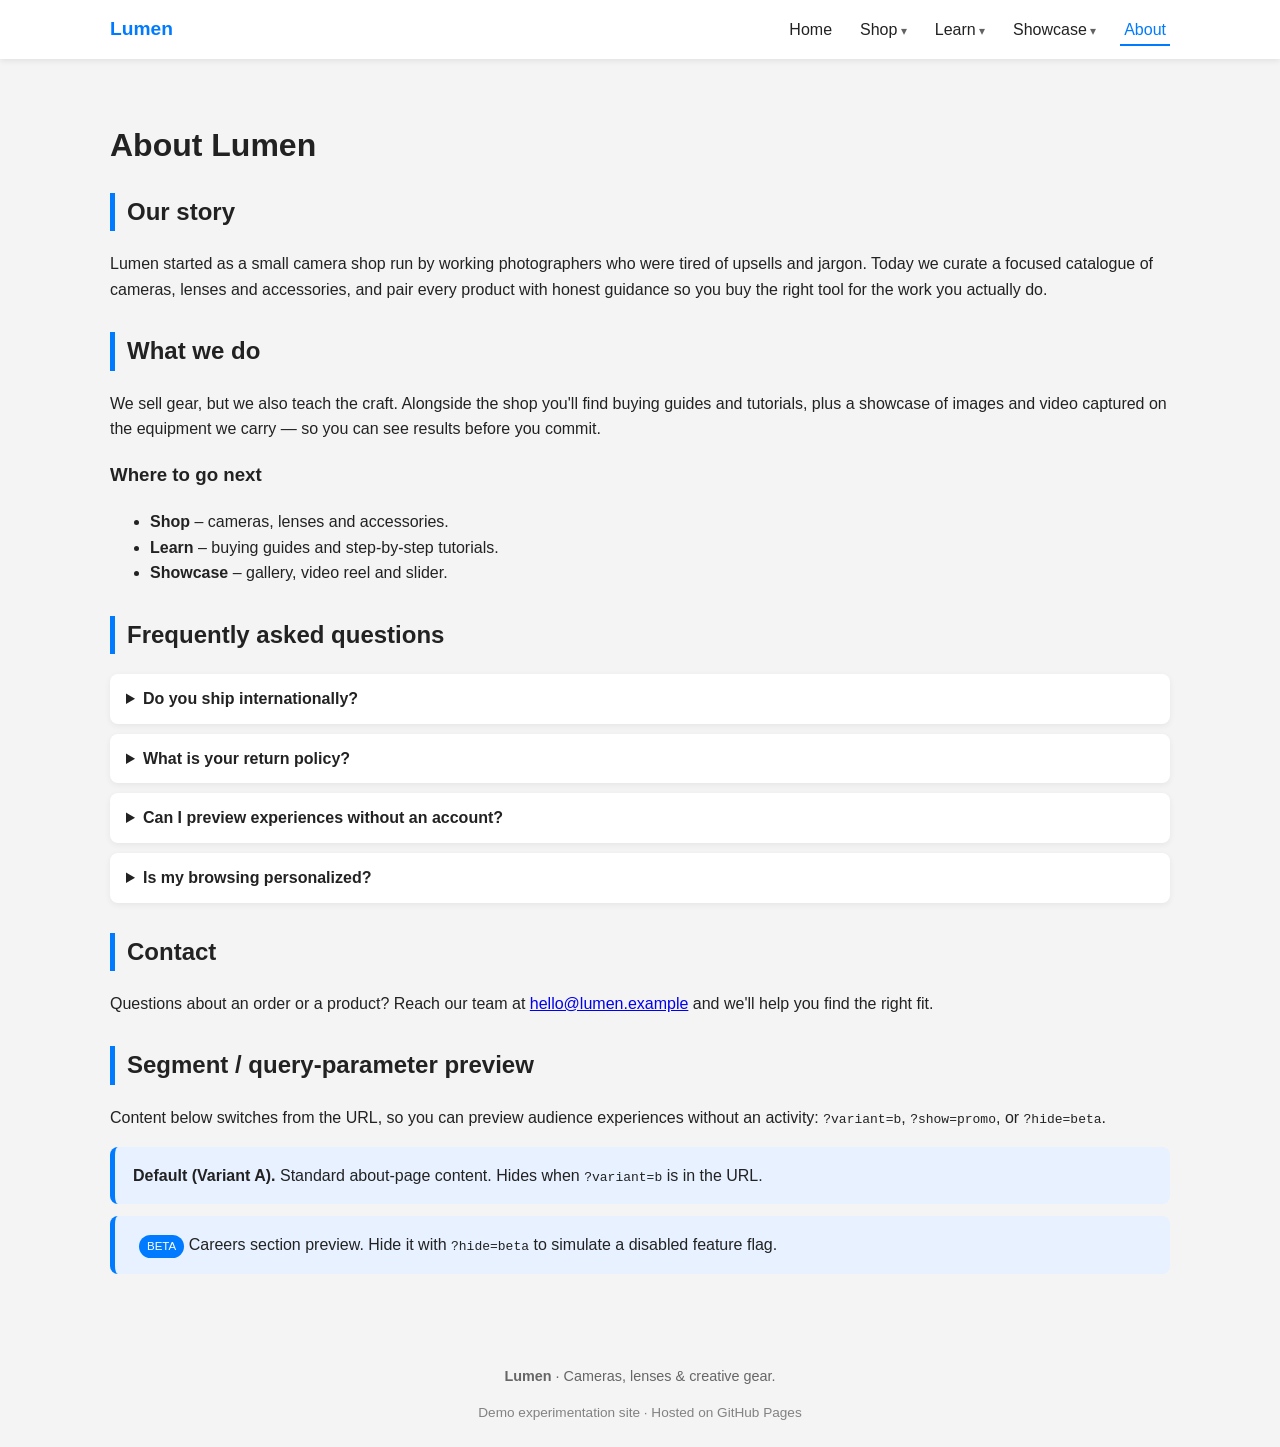
<file: about.html>
<!DOCTYPE html>
<html lang="en">
<head>
  <meta charset="UTF-8">
  <meta name="viewport" content="width=device-width, initial-scale=1.0">
  <title>Lumen | About</title>

  <!-- Adobe Target: pre-hiding snippet (prevents content flicker). Must load before at.js. -->
  <script>
    ;(function (win, doc, style, timeout) {
      var STYLE_ID = 'at-body-style';
      function getParent() { return doc.getElementsByTagName('head')[0]; }
      function addStyle(parent, id, def) {
        if (!parent) { return; }
        var s = doc.createElement('style');
        s.id = id; s.innerHTML = def; parent.appendChild(s);
      }
      function removeStyle(parent, id) {
        if (!parent) { return; }
        var s = doc.getElementById(id);
        if (!s) { return; }
        parent.removeChild(s);
      }
      addStyle(getParent(), STYLE_ID, style);
      setTimeout(function () { removeStyle(getParent(), STYLE_ID); }, timeout);
    }(window, document, 'body {opacity: 0 !important}', 3000));
  </script>

  <!-- Adobe Target: settings (Target-only, no Analytics). Must load before at.js. -->
  <script src="js/target-settings.js"></script>

  <!-- Adobe Target: page-level params (property token). Must load before at.js. -->
  <script src="js/target-params.js"></script>

  <!-- Adobe Target: at.js 2.x (self-hosted). Download from Target UI and place at js/at.js -->
  <script src="js/at.js"></script>

  <link rel="stylesheet" href="css/style.css">
</head>
<body data-nav-root="" data-nav-active="about">

  <!-- Experimentation: promo banner (reveal with ?show=promo) -->
  <div class="promo-banner exp-hidden" data-toggle="promo">
    🎉 Free next-day shipping this week — code <strong>LUMEN24</strong> at checkout.
    <button class="btn btn-sm" data-track-mbox="promo-click">Shop the sale</button>
  </div>

  <main class="container">
    <h1>About Lumen</h1>

    <h2 class="section-title">Our story</h2>
    <p>
      Lumen started as a small camera shop run by working photographers who were
      tired of upsells and jargon. Today we curate a focused catalogue of cameras,
      lenses and accessories, and pair every product with honest guidance so you
      buy the right tool for the work you actually do.
    </p>

    <h2 class="section-title" style="margin-top:30px;">What we do</h2>
    <p>
      We sell gear, but we also teach the craft. Alongside the shop you'll find
      buying guides and tutorials, plus a showcase of images and video captured on
      the equipment we carry — so you can see results before you commit.
    </p>

    <h3>Where to go next</h3>
    <ul>
      <li><strong>Shop</strong> &ndash; cameras, lenses and accessories.</li>
      <li><strong>Learn</strong> &ndash; buying guides and step-by-step tutorials.</li>
      <li><strong>Showcase</strong> &ndash; gallery, video reel and slider.</li>
    </ul>

    <h2 class="section-title" style="margin-top:30px;">Frequently asked questions</h2>
    <div class="faq">
      <details><summary>Do you ship internationally?</summary><p>Yes. Standard and expedited shipping are available to most countries at checkout.</p></details>
      <details><summary>What is your return policy?</summary><p>Unopened gear can be returned within 30 days for a full refund.</p></details>
      <details><summary>Can I preview experiences without an account?</summary><p>Yes. Append URL parameters such as <code>?variant=b</code>, <code>?show=promo</code>, or <code>?hide=beta</code>.</p></details>
      <details><summary>Is my browsing personalized?</summary><p>Adobe Target's at.js requests offers for the mbox regions on each page and applies them. No Adobe Analytics is loaded.</p></details>
    </div>

    <h2 class="section-title" style="margin-top:30px;">Contact</h2>
    <p>
      Questions about an order or a product? Reach our team at
      <a href="mailto:hello@lumen.example">hello@lumen.example</a> and we'll help you
      find the right fit.
    </p>

    <h2 class="section-title" style="margin-top:30px;">Segment / query-parameter preview</h2>
    <p>
      Content below switches from the URL, so you can preview audience experiences
      without an activity: <code>?variant=b</code>, <code>?show=promo</code>, or <code>?hide=beta</code>.
    </p>
    <div class="notice" data-hide-if="variant=b">
      <strong>Default (Variant A).</strong> Standard about-page content. Hides when
      <code>?variant=b</code> is in the URL.
    </div>
    <div class="notice notice-alt exp-hidden" data-show-if="variant=b">
      <strong>Variant B.</strong> Alternate story for a test audience — appears only
      with <code>?variant=b</code>.
    </div>
    <div class="notice" data-toggle="beta">
      <span class="badge">BETA</span> Careers section preview. Hide it with
      <code>?hide=beta</code> to simulate a disabled feature flag.
    </div>
  </main>

  <footer class="footer">
    <div class="foot-inner">
      <p><strong>Lumen</strong> &middot; Cameras, lenses &amp; creative gear.</p>
      <p class="muted">Demo experimentation site &middot; Hosted on GitHub Pages</p>
    </div>
  </footer>

  <script src="js/nav.js"></script>
  <script src="js/main.js"></script>
  <script src="js/mboxes.js"></script>
  <script src="js/params.js"></script>
</body>
</html>
</file>
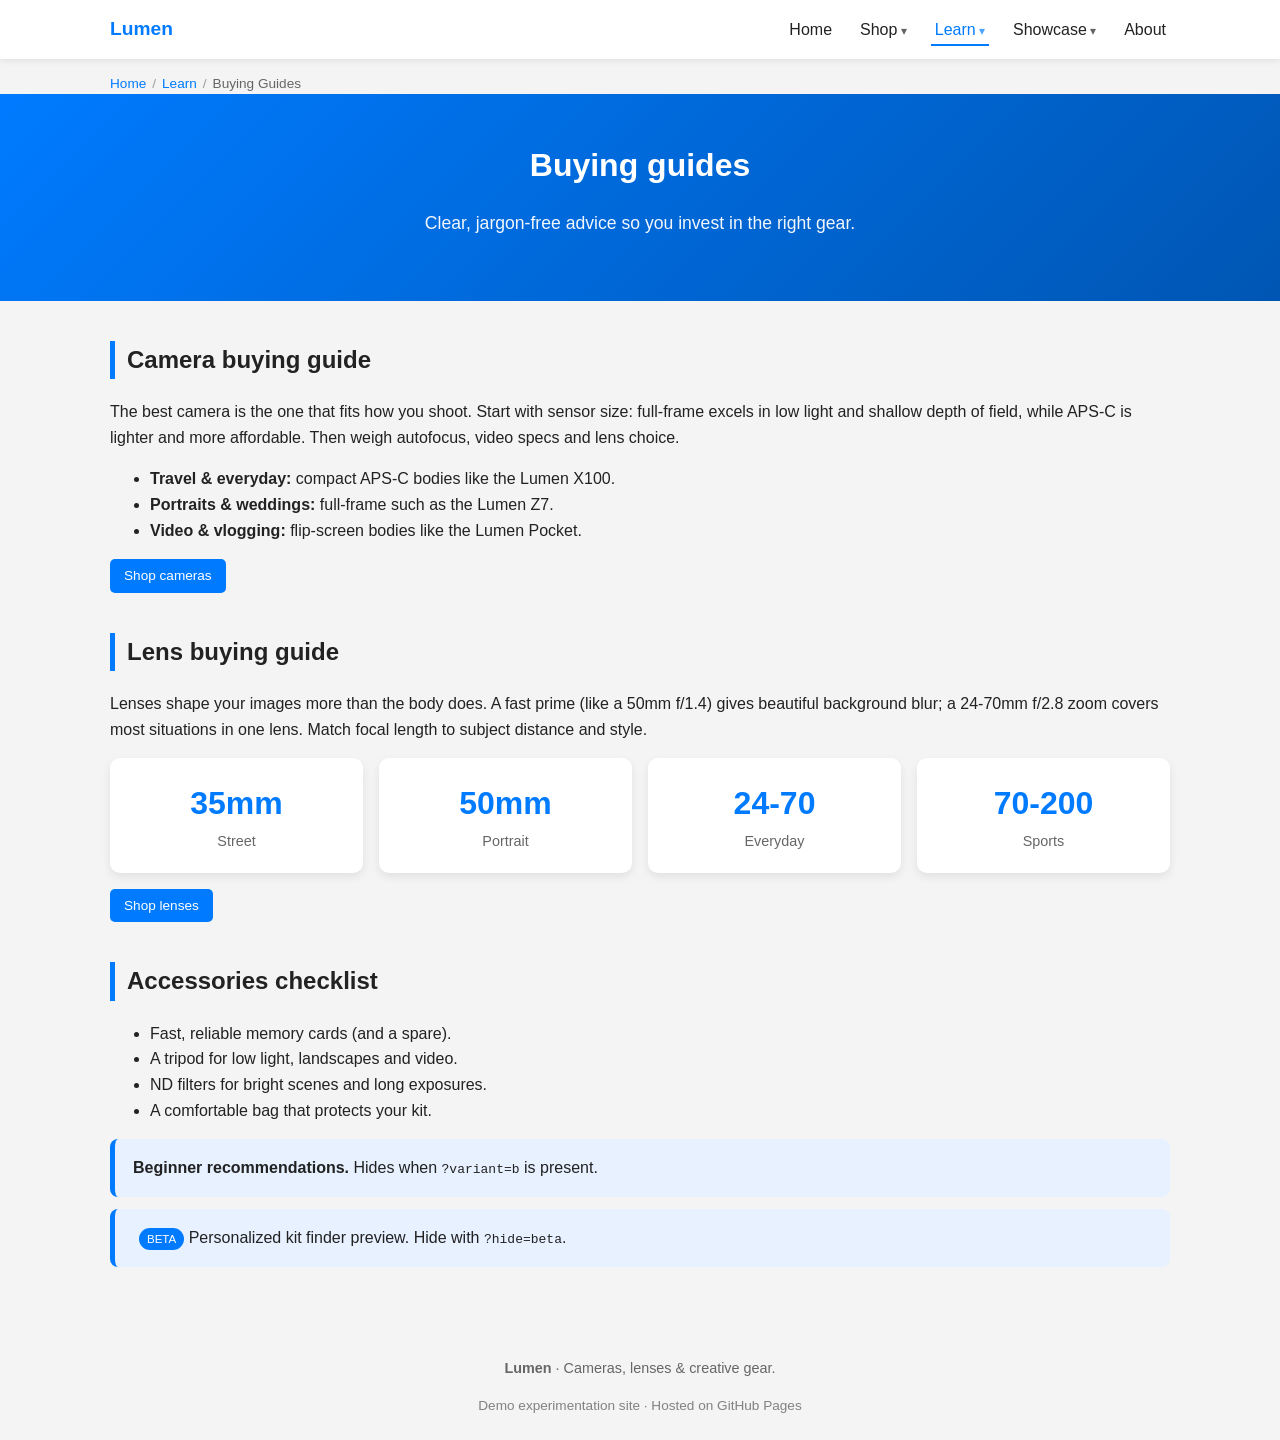
<file: learn/guides.html>
<!DOCTYPE html>
<html lang="en">
<head>
  <meta charset="UTF-8">
  <meta name="viewport" content="width=device-width, initial-scale=1.0">
  <title>Lumen | Buying Guides</title>

  <!-- Adobe Target: pre-hiding snippet (prevents content flicker). Must load before at.js. -->
  <script>
    ;(function (win, doc, style, timeout) {
      var STYLE_ID = 'at-body-style';
      function getParent() { return doc.getElementsByTagName('head')[0]; }
      function addStyle(parent, id, def) {
        if (!parent) { return; }
        var s = doc.createElement('style');
        s.id = id; s.innerHTML = def; parent.appendChild(s);
      }
      function removeStyle(parent, id) {
        if (!parent) { return; }
        var s = doc.getElementById(id);
        if (!s) { return; }
        parent.removeChild(s);
      }
      addStyle(getParent(), STYLE_ID, style);
      setTimeout(function () { removeStyle(getParent(), STYLE_ID); }, timeout);
    }(window, document, 'body {opacity: 0 !important}', 3000));
  </script>

  <script src="../js/target-settings.js"></script>
  <script src="../js/target-params.js"></script>
  <script src="../js/at.js"></script>
  <link rel="stylesheet" href="../css/style.css">
</head>
<body data-nav-root="../" data-nav-active="learn">

  <div class="promo-banner exp-hidden" data-toggle="promo">
    🎉 Free next-day shipping this week — code <strong>LUMEN24</strong> at checkout.
    <button class="btn btn-sm" data-track-mbox="promo-click">Shop the sale</button>
  </div>

  <nav class="crumbs">
    <a href="../index.html">Home</a><span>/</span><a href="index.html">Learn</a><span>/</span>Buying Guides
  </nav>

  <header class="hero hero-sub">
    <h1>Buying guides</h1>
    <p>Clear, jargon-free advice so you invest in the right gear.</p>
  </header>

  <main class="container">
    <h2 class="section-title">Camera buying guide</h2>
    <p>
      The best camera is the one that fits how you shoot. Start with sensor size:
      full-frame excels in low light and shallow depth of field, while APS-C is
      lighter and more affordable. Then weigh autofocus, video specs and lens choice.
    </p>
    <ul>
      <li><strong>Travel &amp; everyday:</strong> compact APS-C bodies like the Lumen X100.</li>
      <li><strong>Portraits &amp; weddings:</strong> full-frame such as the Lumen Z7.</li>
      <li><strong>Video &amp; vlogging:</strong> flip-screen bodies like the Lumen Pocket.</li>
    </ul>
    <p><a class="btn btn-sm" href="../shop/cameras.html" data-track-mbox="guide-to-shop">Shop cameras</a></p>

    <h2 class="section-title" style="margin-top:40px;">Lens buying guide</h2>
    <p>
      Lenses shape your images more than the body does. A fast prime (like a 50mm
      f/1.4) gives beautiful background blur; a 24-70mm f/2.8 zoom covers most
      situations in one lens. Match focal length to subject distance and style.
    </p>
    <div class="stats">
      <div class="stat"><div class="num">35mm</div><div class="label">Street</div></div>
      <div class="stat"><div class="num">50mm</div><div class="label">Portrait</div></div>
      <div class="stat"><div class="num">24-70</div><div class="label">Everyday</div></div>
      <div class="stat"><div class="num">70-200</div><div class="label">Sports</div></div>
    </div>
    <p style="margin-top:16px;"><a class="btn btn-sm" href="../shop/lenses.html" data-track-mbox="guide-to-shop">Shop lenses</a></p>

    <h2 class="section-title" style="margin-top:40px;">Accessories checklist</h2>
    <ul>
      <li>Fast, reliable memory cards (and a spare).</li>
      <li>A tripod for low light, landscapes and video.</li>
      <li>ND filters for bright scenes and long exposures.</li>
      <li>A comfortable bag that protects your kit.</li>
    </ul>

    <div class="notice" data-hide-if="variant=b">
      <strong>Beginner recommendations.</strong> Hides when <code>?variant=b</code> is present.
    </div>
    <div class="notice notice-alt exp-hidden" data-show-if="variant=b">
      <strong>Pro recommendations.</strong> Shown only with <code>?variant=b</code>.
    </div>
    <div class="notice" data-toggle="beta">
      <span class="badge">BETA</span> Personalized kit finder preview. Hide with <code>?hide=beta</code>.
    </div>
  </main>

  <footer class="footer">
    <div class="foot-inner">
      <p><strong>Lumen</strong> &middot; Cameras, lenses &amp; creative gear.</p>
      <p class="muted">Demo experimentation site &middot; Hosted on GitHub Pages</p>
    </div>
  </footer>

  <script src="../js/nav.js"></script>
  <script src="../js/main.js"></script>
  <script src="../js/mboxes.js"></script>
  <script src="../js/params.js"></script>
</body>
</html>
</file>
<file: css/style.css>
:root {
  --primary: #007BFF;
  --primary-dark: #0056b3;
  --bg: #f4f4f4;
  --text: #222;
  --muted: #666;
  --card: #ffffff;
}

* { box-sizing: border-box; }

body {
  font-family: Arial, Helvetica, sans-serif;
  background: var(--bg);
  color: var(--text);
  margin: 0;
  line-height: 1.6;
}

/* Navigation */
.navbar {
  background: var(--card);
  box-shadow: 0 2px 6px rgba(0, 0, 0, 0.08);
  position: sticky;
  top: 0;
  z-index: 100;
}

.nav-inner {
  max-width: 1100px;
  margin: 0 auto;
  display: flex;
  align-items: center;
  justify-content: space-between;
  padding: 14px 20px;
}

.brand {
  font-weight: bold;
  font-size: 1.2rem;
  color: var(--primary);
  text-decoration: none;
}

.nav-links {
  list-style: none;
  display: flex;
  gap: 20px;
  margin: 0;
  padding: 0;
}

.nav-links a {
  text-decoration: none;
  color: var(--text);
  padding: 6px 4px;
  transition: color 0.2s;
}

.nav-links a:hover,
.nav-links a.active {
  color: var(--primary);
  border-bottom: 2px solid var(--primary);
}

.nav-toggle {
  display: none;
  background: none;
  border: none;
  font-size: 1.5rem;
  cursor: pointer;
}

/* Layout */
.container {
  max-width: 1100px;
  margin: 0 auto;
  padding: 40px 20px;
}

.hero {
  text-align: center;
  padding: 70px 20px;
  background: linear-gradient(135deg, var(--primary), var(--primary-dark));
  color: #fff;
}

.hero h1 { font-size: 2.6rem; margin: 0 0 10px; }
.hero p { font-size: 1.1rem; opacity: 0.95; }

h2.section-title {
  border-left: 5px solid var(--primary);
  padding-left: 12px;
  margin-top: 0;
}

/* Buttons */
.btn {
  display: inline-block;
  background: var(--primary);
  color: #fff;
  border: none;
  padding: 10px 22px;
  border-radius: 5px;
  cursor: pointer;
  text-decoration: none;
  transition: background 0.2s;
}

.btn:hover { background: var(--primary-dark); }

/* Cards + grid */
.grid {
  display: grid;
  grid-template-columns: repeat(auto-fill, minmax(220px, 1fr));
  gap: 20px;
}

.card {
  background: var(--card);
  border-radius: 10px;
  box-shadow: 0 4px 10px rgba(0, 0, 0, 0.1);
  overflow: hidden;
}

.card img { width: 100%; display: block; }
.card .card-body { padding: 14px; }
.card h3 { margin: 0 0 6px; }
.card p { margin: 0; color: var(--muted); font-size: 0.9rem; }

/* Media */
.media-frame {
  width: 100%;
  border-radius: 10px;
  overflow: hidden;
  box-shadow: 0 4px 10px rgba(0, 0, 0, 0.1);
}

video, iframe { display: block; width: 100%; border: none; }

.footer {
  text-align: center;
  padding: 24px;
  color: var(--muted);
  font-size: 0.9rem;
}

/* Slider / carousel */
.slider {
  position: relative;
  max-width: 800px;
  margin: 0 auto;
  border-radius: 10px;
  overflow: hidden;
  box-shadow: 0 4px 10px rgba(0, 0, 0, 0.1);
}

.slides {
  display: flex;
  transition: transform 0.4s ease;
}

.slides img {
  min-width: 100%;
  height: 420px;
  object-fit: cover;
}

.slider-btn {
  position: absolute;
  top: 50%;
  transform: translateY(-50%);
  background: rgba(0, 0, 0, 0.5);
  color: #fff;
  border: none;
  font-size: 1.8rem;
  padding: 8px 16px;
  cursor: pointer;
}

.slider-btn:hover { background: rgba(0, 0, 0, 0.75); }
.slider-btn.prev { left: 0; }
.slider-btn.next { right: 0; }

.dots {
  text-align: center;
  padding: 14px 0;
}

.dot {
  height: 12px;
  width: 12px;
  margin: 0 4px;
  background: #ccc;
  border-radius: 50%;
  display: inline-block;
  cursor: pointer;
  border: none;
}

.dot.active { background: var(--primary); }

/* Responsive */
@media (max-width: 700px) {
  .nav-links {
    display: none;
    position: absolute;
    top: 56px;
    right: 0;
    background: var(--card);
    flex-direction: column;
    width: 200px;
    padding: 12px;
    box-shadow: 0 4px 10px rgba(0, 0, 0, 0.1);
  }
  .nav-links.open { display: flex; }
  .nav-toggle { display: block; }
  .slides img { height: 260px; }
}

/* Experimentation utilities */
.exp-hidden { display: none !important; }

.promo-banner {
  background: #ffca28;
  color: #4a3b00;
  text-align: center;
  padding: 12px 16px;
  font-weight: bold;
}

.btn-sm { padding: 6px 14px; font-size: 0.85rem; }
.btn-outline {
  background: transparent;
  color: var(--primary);
  border: 2px solid var(--primary);
}
.btn-outline:hover { background: var(--primary); color: #fff; }

.notice {
  border-radius: 8px;
  padding: 16px 18px;
  margin: 12px 0;
  background: #e7f1ff;
  border-left: 5px solid var(--primary);
}
.notice-alt { background: #e9f9ee; border-left-color: #28a745; }

.badge {
  display: inline-block;
  background: var(--primary);
  color: #fff;
  font-size: 0.72rem;
  padding: 2px 8px;
  border-radius: 999px;
  margin-left: 6px;
}

.stats {
  display: grid;
  grid-template-columns: repeat(auto-fit, minmax(140px, 1fr));
  gap: 16px;
  text-align: center;
}
.stat {
  background: var(--card);
  border-radius: 10px;
  padding: 20px;
  box-shadow: 0 4px 10px rgba(0, 0, 0, 0.08);
}
.stat .num { font-size: 2rem; font-weight: bold; color: var(--primary); }
.stat .label { color: var(--muted); font-size: 0.9rem; }

.filters { display: flex; flex-wrap: wrap; gap: 10px; margin-bottom: 16px; }

.playlist { list-style: none; padding: 0; margin: 0; }
.playlist li {
  background: var(--card);
  border-radius: 8px;
  padding: 12px 16px;
  margin-bottom: 10px;
  box-shadow: 0 2px 6px rgba(0, 0, 0, 0.06);
  display: flex;
  justify-content: space-between;
  align-items: center;
}

.faq details {
  background: var(--card);
  border-radius: 8px;
  padding: 12px 16px;
  margin-bottom: 10px;
  box-shadow: 0 2px 6px rgba(0, 0, 0, 0.06);
}
.faq summary { cursor: pointer; font-weight: bold; }

.thumbs { display: flex; gap: 8px; margin-top: 12px; flex-wrap: wrap; }
.thumbs img { width: 80px; height: 54px; object-fit: cover; border-radius: 6px; cursor: pointer; }

/* Hierarchical dropdown navigation */
.nav-links li { position: relative; }
.dropdown {
  list-style: none;
  margin: 0;
  padding: 8px 0;
  position: absolute;
  top: 100%;
  left: 0;
  min-width: 200px;
  background: var(--card);
  border-radius: 8px;
  box-shadow: 0 8px 20px rgba(0, 0, 0, 0.14);
  opacity: 0;
  visibility: hidden;
  transform: translateY(6px);
  transition: opacity 0.18s, transform 0.18s, visibility 0.18s;
}
.has-dropdown:hover > .dropdown,
.has-dropdown.open > .dropdown {
  opacity: 1;
  visibility: visible;
  transform: translateY(0);
}
.dropdown li { display: block; }
.dropdown a {
  display: block;
  padding: 8px 18px;
  white-space: nowrap;
  border: none !important;
}
.dropdown a:hover { background: var(--bg); color: var(--primary); }
.has-dropdown > a::after { content: " \25be"; font-size: 0.75em; opacity: 0.7; }

/* Breadcrumbs */
.crumbs {
  max-width: 1100px;
  margin: 0 auto;
  padding: 14px 20px 0;
  font-size: 0.85rem;
  color: var(--muted);
}
.crumbs a { color: var(--primary); text-decoration: none; }
.crumbs a:hover { text-decoration: underline; }
.crumbs span { margin: 0 6px; opacity: 0.6; }

/* Product listings */
.product-grid {
  display: grid;
  grid-template-columns: repeat(auto-fill, minmax(240px, 1fr));
  gap: 20px;
}
.product .card-body { display: flex; flex-direction: column; gap: 8px; }
.price { font-weight: bold; color: var(--primary); font-size: 1.1rem; }
.price .was { color: var(--muted); font-weight: normal; text-decoration: line-through; margin-left: 8px; font-size: 0.9rem; }
.rating { color: #f5a623; font-size: 0.9rem; }
.tag-row { display: flex; gap: 6px; flex-wrap: wrap; }
.tag {
  font-size: 0.72rem;
  background: var(--bg);
  color: var(--muted);
  padding: 2px 8px;
  border-radius: 999px;
}

/* Sub-page hero (compact) */
.hero.hero-sub { padding: 46px 20px; }
.hero.hero-sub h1 { font-size: 2rem; }

/* Footer inner */
.foot-inner { max-width: 1100px; margin: 0 auto; }
.foot-inner .muted { font-size: 0.85rem; opacity: 0.8; margin: 4px 0 0; }

@media (max-width: 768px) {
  .dropdown {
    position: static;
    opacity: 1;
    visibility: visible;
    transform: none;
    box-shadow: none;
    padding: 0 0 0 14px;
    display: none;
  }
  .has-dropdown.open > .dropdown { display: block; }
}
</file>
